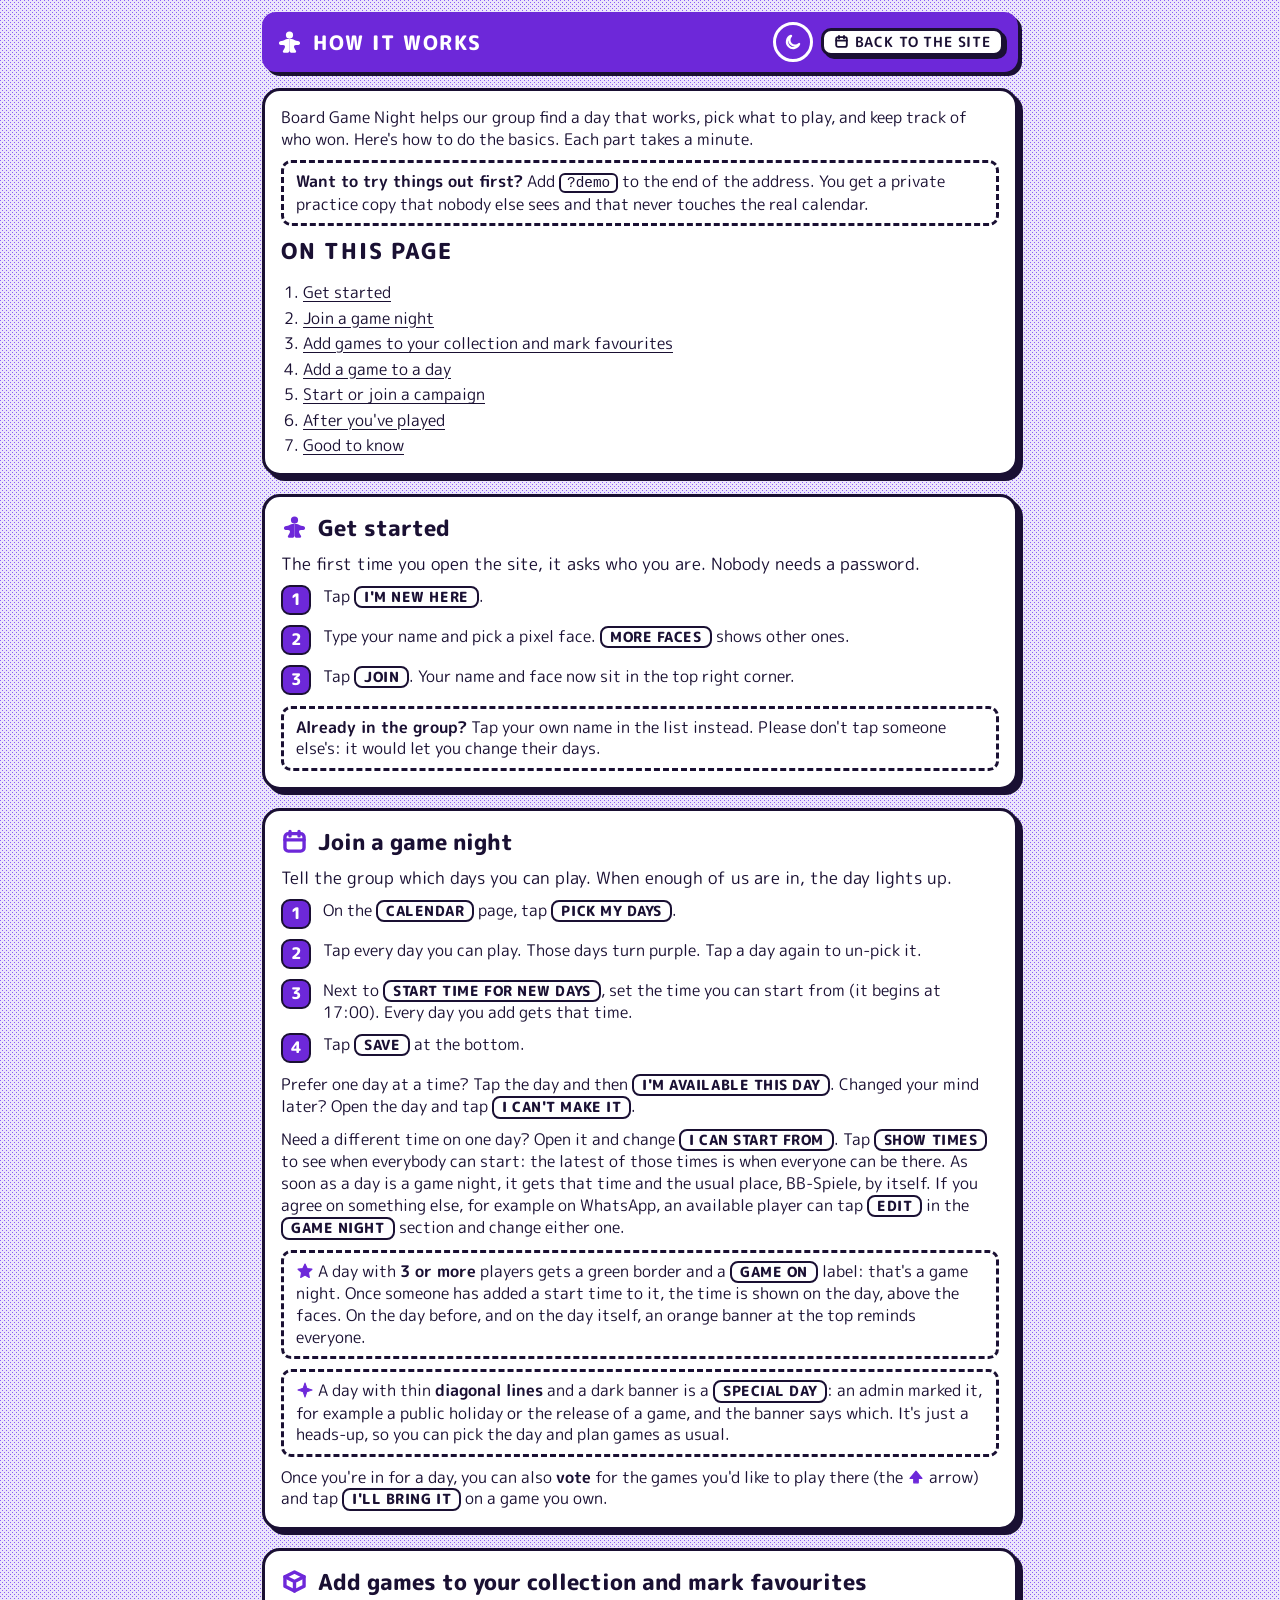
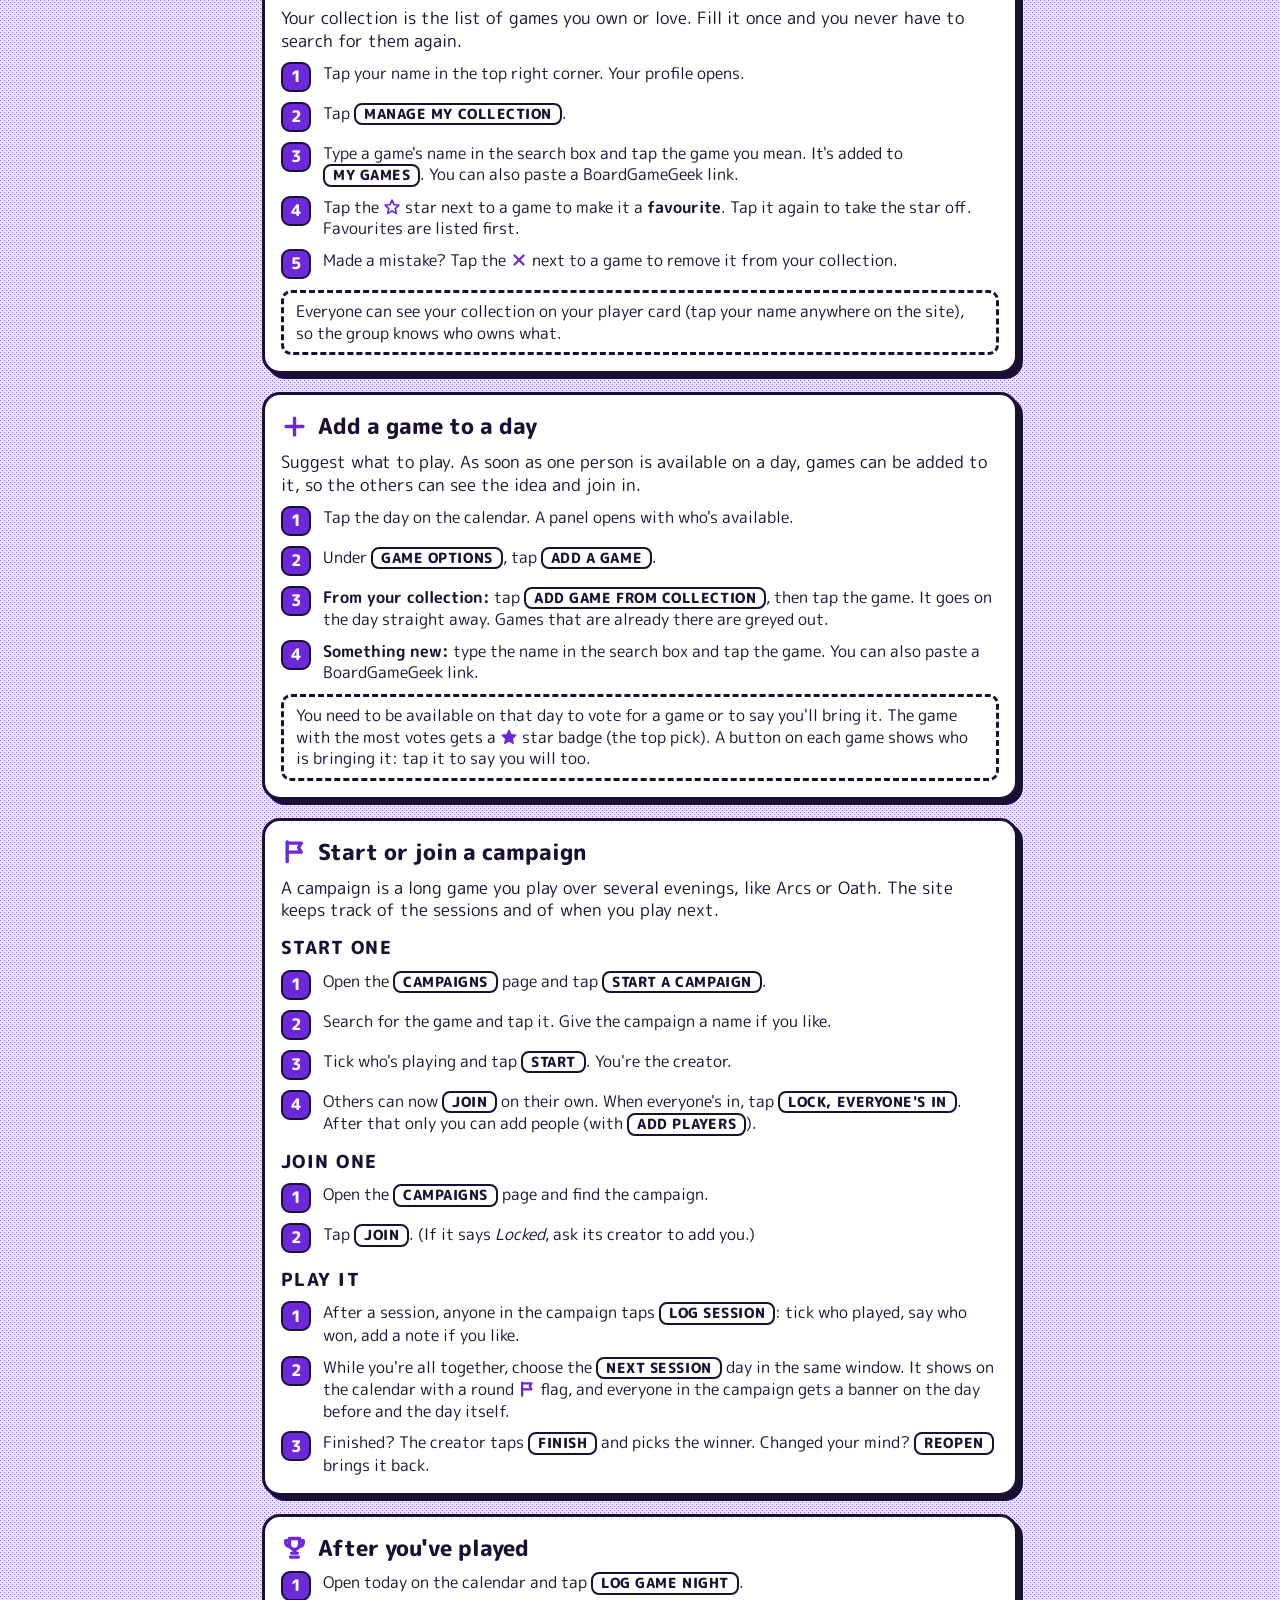
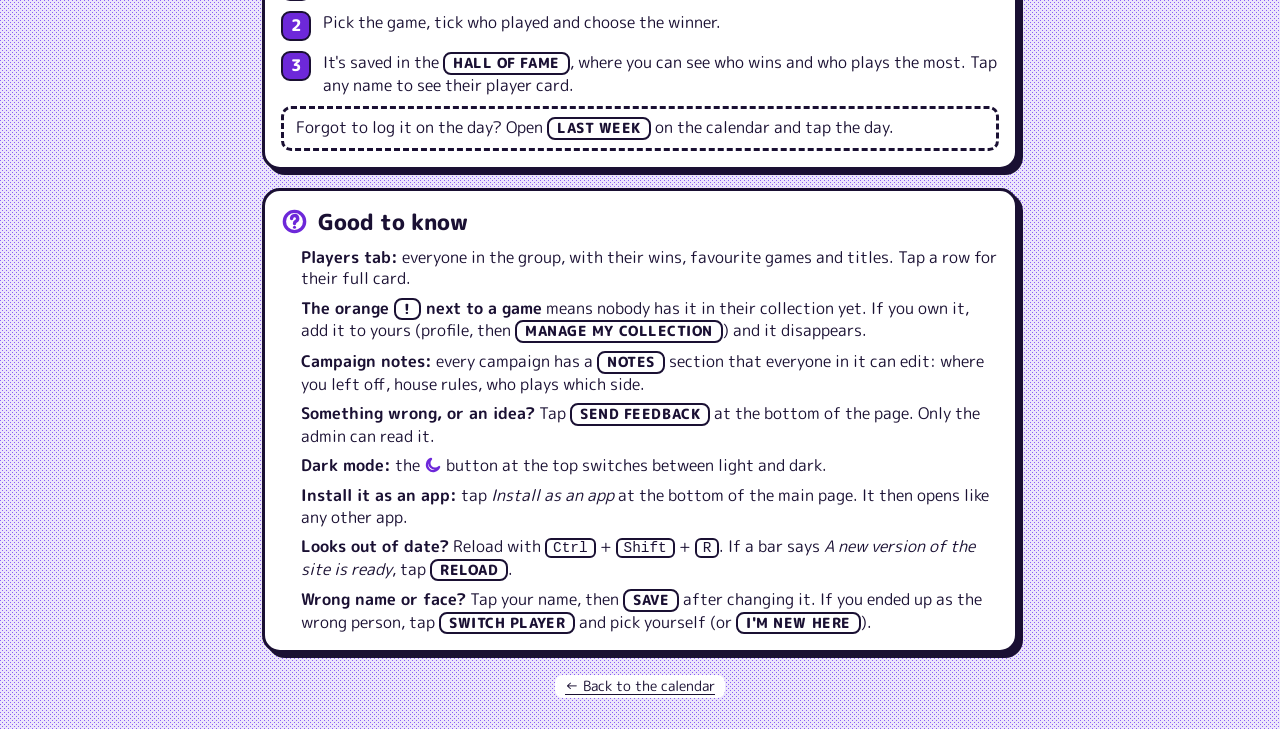
<file: help.html>
<!doctype html>
<html lang="en">
<head>
  <meta charset="utf-8">
  <meta name="viewport" content="width=device-width, initial-scale=1">
  <title>How it works · Board Game Night</title>
  <meta name="description" content="A short guide to Board Game Night: join a game night, build your game collection, add games to a day and start a campaign.">
  <meta name="theme-color" content="#6d28d9">
  <!-- Same light / dark theme as the main page, picked before the page paints. -->
  <script>
    (function () {
      var theme = null;
      try { theme = localStorage.getItem('bgn.theme'); } catch (e) { /* private mode */ }
      if (theme !== 'light' && theme !== 'dark') {
        theme = window.matchMedia && matchMedia('(prefers-color-scheme: dark)').matches ? 'dark' : 'light';
      }
      document.documentElement.setAttribute('data-theme', theme);
      document.documentElement.setAttribute('data-page', 'calendar');
    })();
  </script>
  <link rel="icon" href="data:,">
  <link rel="manifest" href="manifest.webmanifest">
  <link rel="apple-touch-icon" href="icons/apple-touch-icon.png">
  <link rel="preconnect" href="https://fonts.googleapis.com">
  <link rel="preconnect" href="https://fonts.gstatic.com" crossorigin>
  <link href="https://fonts.googleapis.com/css2?family=M+PLUS+Rounded+1c:wght@400;500;700;800&display=swap" rel="stylesheet">
  <link rel="stylesheet" href="css/style.css">
</head>
<body>
  <div class="app help-page">
    <header class="top">
      <h1 class="brand"><span class="brand-icon" id="brand-icon"></span><span>How it works</span></h1>
      <div class="top-right">
        <button type="button" id="theme-btn" class="theme-btn"></button>
        <a class="btn btn--small help-back" href="./"><span data-icon="calendar"></span> Back to the site</a>
      </div>
    </header>

    <main class="help">
      <section class="help-card help-intro">
        <p>Board Game Night helps our group find a day that works, pick what to play, and keep track of who won. Here's how to do the basics. Each part takes a minute.</p>
        <p class="help-tip"><strong>Want to try things out first?</strong> Add <code>?demo</code> to the end of the address. You get a private practice copy that nobody else sees and that never touches the real calendar.</p>
        <nav aria-label="On this page">
          <h2 class="h-small">On this page</h2>
          <ol class="help-toc">
            <li><a href="#start">Get started</a></li>
            <li><a href="#join">Join a game night</a></li>
            <li><a href="#collection">Add games to your collection and mark favourites</a></li>
            <li><a href="#add-game">Add a game to a day</a></li>
            <li><a href="#campaign">Start or join a campaign</a></li>
            <li><a href="#after">After you've played</a></li>
            <li><a href="#more">Good to know</a></li>
          </ol>
        </nav>
      </section>

      <section class="help-card" id="start">
        <h2><span class="help-ico" data-icon="meeple" data-size="3"></span> Get started</h2>
        <p class="help-lead">The first time you open the site, it asks who you are. Nobody needs a password.</p>
        <ol class="help-steps">
          <li>Tap <b class="ui">I'm new here</b>.</li>
          <li>Type your name and pick a pixel face. <b class="ui">More faces</b> shows other ones.</li>
          <li>Tap <b class="ui">Join</b>. Your name and face now sit in the top right corner.</li>
        </ol>
        <p class="help-tip"><strong>Already in the group?</strong> Tap your own name in the list instead. Please don't tap someone else's: it would let you change their days.</p>
      </section>

      <section class="help-card" id="join">
        <h2><span class="help-ico" data-icon="calendar" data-size="3"></span> Join a game night</h2>
        <p class="help-lead">Tell the group which days you can play. When enough of us are in, the day lights up.</p>
        <ol class="help-steps">
          <li>On the <b class="ui">Calendar</b> page, tap <b class="ui">Pick my days</b>.</li>
          <li>Tap every day you can play. Those days turn purple. Tap a day again to un-pick it.</li>
          <li>Next to <b class="ui">Start time for new days</b>, set the time you can start from (it begins at 17:00). Every day you add gets that time.</li>
          <li>Tap <b class="ui">Save</b> at the bottom.</li>
        </ol>
        <p>Prefer one day at a time? Tap the day and then <b class="ui">I'm available this day</b>. Changed your mind later? Open the day and tap <b class="ui">I can't make it</b>.</p>
        <p>Need a different time on one day? Open it and change <b class="ui">I can start from</b>. Tap <b class="ui">Show times</b> to see when everybody can start: the latest of those times is when everyone can be there. As soon as a day is a game night, it gets that time and the usual place, BB-Spiele, by itself. If you agree on something else, for example on WhatsApp, an available player can tap <b class="ui">Edit</b> in the <b class="ui">Game night</b> section and change either one.</p>
        <p class="help-tip"><span class="help-ico" data-icon="star"></span> A day with <strong>3 or more</strong> players gets a green border and a <b class="ui">Game on</b> label: that's a game night. Once someone has added a start time to it, the time is shown on the day, above the faces. On the day before, and on the day itself, an orange banner at the top reminds everyone.</p>
        <p class="help-tip"><span class="help-ico" data-icon="sparkle"></span> A day with thin <strong>diagonal lines</strong> and a dark banner is a <b class="ui">special day</b>: an admin marked it, for example a public holiday or the release of a game, and the banner says which. It's just a heads-up, so you can pick the day and plan games as usual.</p>
        <p>Once you're in for a day, you can also <strong>vote</strong> for the games you'd like to play there (the <span class="help-ico" data-icon="up"></span> arrow) and tap <b class="ui">I'll bring it</b> on a game you own.</p>
      </section>

      <section class="help-card" id="collection">
        <h2><span class="help-ico" data-icon="box" data-size="3"></span> Add games to your collection and mark favourites</h2>
        <p class="help-lead">Your collection is the list of games you own or love. Fill it once and you never have to search for them again.</p>
        <ol class="help-steps">
          <li>Tap your name in the top right corner. Your profile opens.</li>
          <li>Tap <b class="ui">Manage my collection</b>.</li>
          <li>Type a game's name in the search box and tap the game you mean. It's added to <b class="ui">My games</b>. You can also paste a BoardGameGeek link.</li>
          <li>Tap the <span class="help-ico" data-icon="staroutline"></span> star next to a game to make it a <strong>favourite</strong>. Tap it again to take the star off. Favourites are listed first.</li>
          <li>Made a mistake? Tap the <span class="help-ico" data-icon="x"></span> next to a game to remove it from your collection.</li>
        </ol>
        <p class="help-tip">Everyone can see your collection on your player card (tap your name anywhere on the site), so the group knows who owns what.</p>
      </section>

      <section class="help-card" id="add-game">
        <h2><span class="help-ico" data-icon="plus" data-size="3"></span> Add a game to a day</h2>
        <p class="help-lead">Suggest what to play. As soon as one person is available on a day, games can be added to it, so the others can see the idea and join in.</p>
        <ol class="help-steps">
          <li>Tap the day on the calendar. A panel opens with who's available.</li>
          <li>Under <b class="ui">Game options</b>, tap <b class="ui">Add a game</b>.</li>
          <li><strong>From your collection:</strong> tap <b class="ui">Add game from collection</b>, then tap the game. It goes on the day straight away. Games that are already there are greyed out.</li>
          <li><strong>Something new:</strong> type the name in the search box and tap the game. You can also paste a BoardGameGeek link.</li>
        </ol>
        <p class="help-tip">You need to be available on that day to vote for a game or to say you'll bring it. The game with the most votes gets a <span class="help-ico" data-icon="star"></span> star badge (the top pick). A button on each game shows who is bringing it: tap it to say you will too.</p>
      </section>

      <section class="help-card" id="campaign">
        <h2><span class="help-ico" data-icon="flag" data-size="3"></span> Start or join a campaign</h2>
        <p class="help-lead">A campaign is a long game you play over several evenings, like Arcs or Oath. The site keeps track of the sessions and of when you play next.</p>
        <h3 class="h-small">Start one</h3>
        <ol class="help-steps">
          <li>Open the <b class="ui">Campaigns</b> page and tap <b class="ui">Start a campaign</b>.</li>
          <li>Search for the game and tap it. Give the campaign a name if you like.</li>
          <li>Tick who's playing and tap <b class="ui">Start</b>. You're the creator.</li>
          <li>Others can now <b class="ui">Join</b> on their own. When everyone's in, tap <b class="ui">Lock, everyone's in</b>. After that only you can add people (with <b class="ui">Add players</b>).</li>
        </ol>
        <h3 class="h-small">Join one</h3>
        <ol class="help-steps">
          <li>Open the <b class="ui">Campaigns</b> page and find the campaign.</li>
          <li>Tap <b class="ui">Join</b>. (If it says <em>Locked</em>, ask its creator to add you.)</li>
        </ol>
        <h3 class="h-small">Play it</h3>
        <ol class="help-steps">
          <li>After a session, anyone in the campaign taps <b class="ui">Log session</b>: tick who played, say who won, add a note if you like.</li>
          <li>While you're all together, choose the <b class="ui">Next session</b> day in the same window. It shows on the calendar with a round <span class="help-ico" data-icon="flag"></span> flag, and everyone in the campaign gets a banner on the day before and the day itself.</li>
          <li>Finished? The creator taps <b class="ui">Finish</b> and picks the winner. Changed your mind? <b class="ui">Reopen</b> brings it back.</li>
        </ol>
      </section>

      <section class="help-card" id="after">
        <h2><span class="help-ico" data-icon="trophy" data-size="3"></span> After you've played</h2>
        <ol class="help-steps">
          <li>Open today on the calendar and tap <b class="ui">Log game night</b>.</li>
          <li>Pick the game, tick who played and choose the winner.</li>
          <li>It's saved in the <b class="ui">Hall of fame</b>, where you can see who wins and who plays the most. Tap any name to see their player card.</li>
        </ol>
        <p class="help-tip">Forgot to log it on the day? Open <b class="ui">Last week</b> on the calendar and tap the day.</p>
      </section>

      <section class="help-card" id="more">
        <h2><span class="help-ico" data-icon="help" data-size="3"></span> Good to know</h2>
        <ul class="help-list">
          <li><strong>Players tab:</strong> everyone in the group, with their wins, favourite games and titles. Tap a row for their full card.</li>
          <li><strong>The orange <b class="ui">!</b> next to a game</strong> means nobody has it in their collection yet. If you own it, add it to yours (profile, then <b class="ui">Manage my collection</b>) and it disappears.</li>
          <li><strong>Campaign notes:</strong> every campaign has a <b class="ui">Notes</b> section that everyone in it can edit: where you left off, house rules, who plays which side.</li>
          <li><strong>Something wrong, or an idea?</strong> Tap <b class="ui">Send feedback</b> at the bottom of the page. Only the admin can read it.</li>
          <li><strong>Dark mode:</strong> the <span class="help-ico" data-icon="moon"></span> button at the top switches between light and dark.</li>
          <li><strong>Install it as an app:</strong> tap <em>Install as an app</em> at the bottom of the main page. It then opens like any other app.</li>
          <li><strong>Looks out of date?</strong> Reload with <kbd>Ctrl</kbd> + <kbd>Shift</kbd> + <kbd>R</kbd>. If a bar says <em>A new version of the site is ready</em>, tap <b class="ui">Reload</b>.</li>
          <li><strong>Wrong name or face?</strong> Tap your name, then <b class="ui">Save</b> after changing it. If you ended up as the wrong person, tap <b class="ui">Switch player</b> and pick yourself (or <b class="ui">I'm new here</b>).</li>
        </ul>
      </section>
    </main>

    <footer class="foot">
      <p><a href="./">← Back to the calendar</a></p>
    </footer>
  </div>

  <script type="module" src="js/help.js"></script>
</body>
</html>
</file>
<file: css/style.css>
/* Board Game Night: a Playdate-flavoured look (dither patterns, hard shadows, chunky
   borders) in purple, with a light and a dark theme. Every colour comes from the
   tokens just below; change the palette there and nothing else needs touching. */

:root {
  color-scheme: light;

  --bg: #ece6fb;            /* page background */
  --paper: #ffffff;         /* cards, tiles, dialogs */
  --ink: #1a1033;           /* text */
  --line: #1a1033;          /* borders */
  --shadow: #1a1033;        /* hard drop shadows */
  --solid: #6d28d9;         /* purple fills: header, primary buttons, my days */
  --on-solid: #ffffff;      /* text on --solid */
  --go: #20c45a;            /* "game on": the one non-purple colour */
  --on-go: #06230f;         /* text on --go */
  --alert: #ff9f1c;         /* orange: the game-night reminder banner (same in both themes) */
  --on-alert: #2a1500;      /* text on --alert */
  --camp: #0f766e;          /* teal: campaigns, wherever they show up (the calendar included) */
  --on-camp: #ffffff;       /* text on --camp */
  /* Each player gets a pale tint built from their own hue (--h, set per player in JS).
     --pill-* sits behind a name, --plate-* behind a pixel face; the plate stays light in
     both themes so the dark sprite always reads. */
  --pill-s: 90%; --pill-l: 91%;
  --plate-s: 85%; --plate-l: 82%;
  --face-ink: #1a1033;

  --bw: 3px;                /* border width */
  --font: "M PLUS Rounded 1c", "Nunito", system-ui, -apple-system, "Segoe UI", Roboto, sans-serif;

  /* dither patterns: purple pixels on transparent (they read well on both themes) */
  --dots-light: url("data:image/svg+xml,%3Csvg xmlns='http://www.w3.org/2000/svg' width='4' height='4' fill='%238b5cf6'%3E%3Crect x='0' y='0' width='1' height='1'/%3E%3Crect x='2' y='2' width='1' height='1'/%3E%3C/svg%3E");
  --dots-mid: url("data:image/svg+xml,%3Csvg xmlns='http://www.w3.org/2000/svg' width='4' height='4' fill='%238b5cf6'%3E%3Crect x='0' y='0' width='1' height='1'/%3E%3Crect x='2' y='0' width='1' height='1'/%3E%3Crect x='0' y='2' width='1' height='1'/%3E%3Crect x='2' y='2' width='1' height='1'/%3E%3C/svg%3E");
}

:root[data-theme="dark"] {
  color-scheme: dark;

  --bg: #120a22;
  --paper: #1e1438;
  --ink: #efeaff;
  --line: #a78bfa;
  --shadow: #5b21b6;
  --solid: #7c3aed;
  --on-solid: #ffffff;
  --go: #34d27b;
  --camp: #14b8a6;
  --on-camp: #042f2e;
  --pill-s: 32%; --pill-l: 24%;
}

/* The hall of fame page wears gold and orange instead of purple. Everything that was purple
   (header, buttons, selected things, the dotted background) is built from these tokens, so
   switching page is just switching tokens (data-page is set on <html> by the app). */
:root[data-page="hall"] {
  --bg: #fdeccb;
  --paper: #fffaf0;
  --ink: #2a1500;
  --line: #2a1500;
  --shadow: #2a1500;
  --solid: #f5b21b;
  --on-solid: #2a1500;
  --pill-s: 90%; --pill-l: 91%;
  --dots-light: url("data:image/svg+xml,%3Csvg xmlns='http://www.w3.org/2000/svg' width='4' height='4' fill='%23f59e0b'%3E%3Crect x='0' y='0' width='1' height='1'/%3E%3Crect x='2' y='2' width='1' height='1'/%3E%3C/svg%3E");
  --dots-mid: url("data:image/svg+xml,%3Csvg xmlns='http://www.w3.org/2000/svg' width='4' height='4' fill='%23f59e0b'%3E%3Crect x='0' y='0' width='1' height='1'/%3E%3Crect x='2' y='0' width='1' height='1'/%3E%3Crect x='0' y='2' width='1' height='1'/%3E%3Crect x='2' y='2' width='1' height='1'/%3E%3C/svg%3E");
}

:root[data-theme="dark"][data-page="hall"] {
  --bg: #1c1207;
  --paper: #2b1b0a;
  --ink: #fff0d2;
  --line: #f5b21b;
  --shadow: #9a4a06;
  --solid: #f5b21b;
  --on-solid: #2a1500;
  --pill-s: 38%; --pill-l: 22%;
}

/* The Campaigns page is teal. */
:root[data-page="campaigns"] {
  --bg: #d9f3ee;
  --paper: #fbfffe;
  --ink: #05211d;
  --line: #05211d;
  --shadow: #05211d;
  --solid: #0f766e;
  --on-solid: #ffffff;
  --pill-s: 90%; --pill-l: 91%;
  --done-bg: #e3e8e6;       /* a finished campaign: a flat, desaturated tint */
  --done-fg: #3b4a47;
  --dots-light: url("data:image/svg+xml,%3Csvg xmlns='http://www.w3.org/2000/svg' width='4' height='4' fill='%2314b8a6'%3E%3Crect x='0' y='0' width='1' height='1'/%3E%3Crect x='2' y='2' width='1' height='1'/%3E%3C/svg%3E");
  --dots-mid: url("data:image/svg+xml,%3Csvg xmlns='http://www.w3.org/2000/svg' width='4' height='4' fill='%2314b8a6'%3E%3Crect x='0' y='0' width='1' height='1'/%3E%3Crect x='2' y='0' width='1' height='1'/%3E%3Crect x='0' y='2' width='1' height='1'/%3E%3Crect x='2' y='2' width='1' height='1'/%3E%3C/svg%3E");
}

:root[data-theme="dark"][data-page="campaigns"] {
  --bg: #061a19;
  --paper: #0c2a28;
  --ink: #dbfbf5;
  --line: #2dd4bf;
  --shadow: #0f766e;
  --solid: #14b8a6;
  --on-solid: #042f2e;
  --pill-s: 38%; --pill-l: 22%;
  --done-bg: #1a2321;
  --done-fg: #9db5b0;
}

*, *::before, *::after { box-sizing: border-box; }

html { -webkit-text-size-adjust: 100%; }

body {
  margin: 0;
  min-height: 100dvh;
  font-family: var(--font);
  font-size: 16px;
  line-height: 1.35;
  color: var(--ink);
  background: var(--bg) var(--dots-light);
  background-size: 4px 4px;
}

body.has-savebar { padding-bottom: 132px; }

[hidden] { display: none !important; }

button, input { font: inherit; color: inherit; }
button { cursor: pointer; }
button:disabled { cursor: not-allowed; opacity: .45; }
h1, h2, h3, p, ul { margin: 0; }
ul { padding: 0; list-style: none; }
a { color: inherit; }

:focus-visible { outline: 3px dashed var(--line); outline-offset: 3px; }

.sr-only {
  position: absolute; width: 1px; height: 1px; margin: -1px; padding: 0;
  overflow: hidden; clip: rect(0 0 0 0); white-space: nowrap; border: 0;
}

.ico { display: block; flex: none; }
.day-flag .ico, .icon-btn--small .ico, .day-log .ico, .day-campaign .ico, .campaign-tag .ico, .title-tag .ico { width: 15px; height: 15px; }
.muted { opacity: .7; }

/* ---------------------------------------------------------------- layout */

.app { max-width: 1000px; margin: 0 auto; padding: 12px 12px 32px; }

.top {
  display: flex; flex-wrap: wrap; align-items: center; justify-content: space-between; gap: 8px 12px;
  padding: 10px 14px;
  background: var(--solid); color: var(--on-solid);
  border-radius: 14px; box-shadow: 4px 4px 0 var(--shadow);
}
.brand {
  display: flex; align-items: center; gap: 10px;
  font-size: 20px; font-weight: 800; letter-spacing: .08em; text-transform: uppercase;
}
.top-right { display: flex; align-items: center; gap: 8px; margin-left: auto; }

.banner {
  margin-top: 14px; padding: 10px 14px;
  background: var(--paper);
  border: var(--bw) dashed var(--line); border-radius: 12px;
  display: flex; flex-wrap: wrap; align-items: center; gap: 8px 12px;
}

/* the two pages: Calendar and Hall of fame */
.tabs { display: flex; flex-wrap: wrap; gap: 8px; margin-top: 14px; }
.tab {
  display: inline-flex; align-items: center; gap: 8px; padding: 6px 14px;
  background: var(--paper); color: var(--ink);
  border: var(--bw) solid var(--line); border-radius: 11px; box-shadow: 3px 3px 0 var(--shadow);
  font-weight: 700; letter-spacing: .05em; text-transform: uppercase; text-decoration: none;
}
.tab[aria-current="page"] { background: var(--solid); color: var(--on-solid); }

/* "Game night tomorrow": orange, so it can't be mistaken for anything else on the page */
.reminder { display: grid; gap: 6px; margin-top: 12px; }
.reminder[hidden] { display: none; }
.reminder-item {
  display: flex; flex-wrap: wrap; align-items: center; gap: 2px 10px;
  padding: 5px 12px;
  background: var(--alert); color: var(--on-alert);
  border: 2px solid var(--on-alert); border-radius: 10px;
  box-shadow: 3px 3px 0 var(--shadow);
  font-size: 15px; line-height: 1.25;
}
.reminder-icon { display: grid; place-items: center; flex: none; }
.reminder-text { display: flex; flex: 1 1 200px; flex-wrap: wrap; align-items: baseline; gap: 0 8px; min-width: 0; margin: 0; }
.reminder-text strong { font-size: 15px; font-weight: 800; letter-spacing: .04em; text-transform: uppercase; }
.reminder-actions { display: flex; flex-wrap: wrap; align-items: center; gap: 4px 10px; }
.reminder-link {
  display: inline-flex; align-items: center; gap: 4px; padding: 0;
  background: none; border: 0; color: inherit;
  font-weight: 800; text-decoration: underline; text-underline-offset: 3px;
}
.reminder-link .ico { width: 14px; height: 14px; }
.reminder .btn {
  min-height: 0; padding: 0 9px; font-size: 13px; border-width: 2px;
  background: var(--on-alert); color: #fff; border-color: var(--on-alert);
  box-shadow: 2px 2px 0 rgb(0 0 0 / .3);
}

.board {
  margin-top: 16px; padding: 16px;
  background: var(--paper);
  border: var(--bw) solid var(--line); border-radius: 18px;
  box-shadow: 5px 5px 0 var(--shadow);
}
.board-head { display: flex; flex-wrap: wrap; align-items: baseline; gap: 4px 12px; }
.board-head h2 { font-size: 26px; font-weight: 800; text-transform: uppercase; letter-spacing: .06em; }
.range { opacity: .7; letter-spacing: .06em; }

.toolbar {
  display: flex; flex-wrap: wrap; align-items: center; justify-content: space-between; gap: 10px;
  margin-top: 12px; min-height: 46px;
}
.summary { display: flex; align-items: center; gap: 8px; }

.foot { margin-top: 22px; text-align: center; font-size: 14px; }
.foot a { text-underline-offset: 3px; }
.foot p + p { margin-top: 6px; }
/* loose text that sits on the dotted page background gets a solid backing */
.foot p {
  width: fit-content; margin-inline: auto; padding: 2px 10px;
  background: var(--paper); border-radius: 8px; opacity: 1;
}
.foot-admin:empty { display: none; }

.link-btn { padding: 0; background: none; border: 0; text-decoration: underline; text-underline-offset: 3px; }

/* --------------------------------------------------------------- buttons */

.btn {
  display: inline-flex; align-items: center; justify-content: center; gap: 8px;
  padding: 7px 16px;
  background: var(--paper); color: var(--ink);
  border: var(--bw) solid var(--line); border-radius: 10px;
  box-shadow: 3px 3px 0 var(--shadow);
  font-weight: 700; letter-spacing: .06em; text-transform: uppercase;
}
.btn:active:not(:disabled) { transform: translate(3px, 3px); box-shadow: none; }
.btn--solid { background: var(--solid); color: var(--on-solid); }
.btn--wide { width: 100%; }
.btn--small { padding: 2px 10px; font-size: 14px; }
a.btn { text-decoration: none; }

.icon-btn {
  display: grid; place-items: center; flex: none;
  width: 34px; height: 34px;
  background: var(--paper); color: var(--ink);
  border: var(--bw) solid var(--line); border-radius: 9px;
}
.icon-btn--small { width: 28px; height: 28px; border-radius: 8px; }

.theme-btn {
  display: grid; place-items: center; flex: none;
  width: 40px; height: 40px;
  background: transparent; color: var(--on-solid);
  border: var(--bw) solid var(--on-solid); border-radius: 999px;
}
.theme-btn:focus-visible, .chip:focus-visible { outline-color: var(--on-solid); }

.chip {
  display: inline-flex; align-items: center; gap: 8px;
  padding: 3px 14px 3px 3px;
  background: hsl(var(--h, 260) var(--pill-s) var(--pill-l)); color: var(--ink);
  border: var(--bw) solid var(--paper); border-radius: 11px;
  font-weight: 700;
}
.chip-name { max-width: 14ch; overflow: hidden; text-overflow: ellipsis; white-space: nowrap; }

#me-slot { display: flex; align-items: center; gap: 8px; }
.tag {
  padding: 0 8px;
  border: 2px solid currentColor; border-radius: 7px;
  font-size: 13px; font-weight: 800; letter-spacing: .08em; text-transform: uppercase;
}

/* ---------------------------------------------------------------- avatar */

.av {
  display: inline-block; flex: none;
  width: var(--s, 24px); height: var(--s, 24px);
  padding: calc(var(--s, 24px) * .12);
  background: hsl(var(--h, 260) var(--plate-s) var(--plate-l)); color: var(--face-ink);
  border: 2px solid var(--face-ink); border-radius: calc(var(--s, 24px) * .18);   /* squarer, so the sprite's corners don't touch the curve */
}
.av svg { display: block; width: 100%; height: 100%; }

/* -------------------------------------------------------------- calendar */

.calendar { display: grid; gap: 12px; margin-top: 8px; padding: 6px; }
.loading { padding: 40px 0; text-align: center; text-transform: uppercase; letter-spacing: .1em; animation: blink 1s steps(2, jump-none) infinite; }
@keyframes blink { 50% { opacity: .2; } }

/* Phone: one row per day. */
.day {
  position: relative;
  display: flex; align-items: center; gap: 12px;
  width: 100%; min-height: 66px; padding: 8px 12px;
  text-align: left;
  background: var(--paper); color: var(--ink);
  border: var(--bw) solid var(--line); border-radius: 14px;
}
.day.is-weekend { background-image: var(--dots-light); background-size: 4px 4px; }

/* "I'm available" = solid purple */
.day.is-mine { background: var(--solid); color: var(--on-solid); background-image: none; }

/* enough players (MIN_PLAYERS) = green double ring (+ a "Game on" tag, so it isn't colour alone) */
.day.is-go {
  border-color: var(--go);
  box-shadow: 0 0 0 3px var(--paper), 0 0 0 6px var(--go);
}

/* unsaved change while picking */
.day.is-changed { border-style: dashed; }

.day-date { display: grid; justify-items: center; min-width: 50px; line-height: 1.05; }
.day-dow { font-size: 13px; letter-spacing: .1em; }
.day-num { font-size: 30px; font-weight: 800; }
.day-sub { min-height: 1em; font-size: 12px; letter-spacing: .08em; text-transform: uppercase; }

/* the middle of a day: the start time (a game night that has one) above the faces */
.day-mid { flex: 1; display: flex; flex-direction: column; justify-content: center; gap: 4px; min-width: 0; }
.day-time { display: inline-flex; align-items: center; gap: 5px; font-size: 16px; font-weight: 800; letter-spacing: .02em; }
.day-time .ico { width: 15px; height: 15px; }
.day-people { display: flex; flex-wrap: wrap; gap: 4px; align-content: center; min-height: 26px; }

.day-status { display: flex; flex-direction: column; align-items: flex-end; gap: 6px; }
.day-count {
  padding: 1px 8px;
  background: var(--paper); color: var(--ink);   /* stays readable on the weekend dither */
  border: 2px solid var(--line); border-radius: 8px;
  font-size: 14px; white-space: nowrap;
}
.day.is-mine .day-count { background: transparent; color: var(--on-solid); border-color: var(--on-solid); }
.day.is-empty .day-count { opacity: .5; border-style: dotted; }

.day-flag {
  display: inline-flex; align-items: center; gap: 6px;
  padding: 1px 8px 1px 6px;
  background: var(--go); color: var(--on-go);
  border: 2px solid var(--line); border-radius: 8px;
  font-size: 13px; font-weight: 800; letter-spacing: .06em; text-transform: uppercase; white-space: nowrap;
}
.day.is-mine .day-flag { border-color: var(--on-solid); }

.day-check {
  display: grid; place-items: center; flex: none;
  width: 26px; height: 26px;
  border: var(--bw) solid currentColor; border-radius: 7px;
}

/* A special day (an admin's note: a public holiday, a game's release...): thin diagonal lines, and the note as a
   small banner. On the phone it is a strip along the top of the row. */
.day.is-special {
  flex-wrap: wrap; row-gap: 8px;
  background-image: repeating-linear-gradient(135deg, transparent 0 7px, rgba(26, 16, 51, .32) 7px 8px);
  background-size: auto;
}
:root[data-theme="dark"] .day.is-special { background-image: repeating-linear-gradient(135deg, transparent 0 7px, rgba(167, 139, 250, .42) 7px 8px); }
.day.is-special.is-mine,
:root[data-theme="dark"] .day.is-special.is-mine { background-image: repeating-linear-gradient(135deg, transparent 0 7px, rgba(255, 255, 255, .34) 7px 8px); }
.day-note {
  order: -1; flex: 0 0 100%; box-sizing: border-box; min-width: 0;
  display: flex; align-items: flex-start; gap: 5px;
  padding: 2px 8px 2px 6px; border-radius: 6px;
  background: var(--ink); color: var(--paper);
  font-size: 12px; font-weight: 800; letter-spacing: .02em; line-height: 1.25; text-align: left;
}
.day-note .ico { flex: none; width: 13px; height: 13px; margin-top: 1px; }
.day-note span { min-width: 0; overflow-wrap: anywhere; }

.legend {
  display: flex; flex-wrap: wrap; gap: 6px 18px; margin-top: 14px;
  font-size: 14px;
}
.legend li { display: flex; align-items: center; gap: 8px; }
.swatch { width: 18px; height: 18px; border: 2px solid var(--line); border-radius: 5px; background: var(--paper); }
.swatch--mine { background: var(--solid); }
.swatch--go { border-color: var(--go); box-shadow: 0 0 0 2px var(--paper), 0 0 0 4px var(--go); margin: 2px 4px 2px 2px; }
.swatch--weekend { background-image: var(--dots-light); background-size: 4px 4px; }
.swatch--special { background-image: repeating-linear-gradient(135deg, transparent 0 3px, var(--line) 3px 4px); }

/* Small phones: a little less padding so each day row has room to breathe. */
@media (max-width: 759px) {
  .board { padding: 12px; }
  .calendar { padding: 6px 4px; }
  .brand { font-size: 17px; }
}

/* Tablet, or a laptop window with display scaling on: the rows of the phone layout, two across.
   (A 7-wide grid needs about 1080px; in a narrower window each day is too small for its tags.) */
@media (min-width: 760px) and (max-width: 1079px) {
  .calendar { grid-template-columns: repeat(2, minmax(0, 1fr)); gap: 12px; padding: 8px; }
}

/* Desktop: a 7-wide grid of tiles, two weeks tall. */
@media (min-width: 1080px) {
  .calendar { grid-template-columns: repeat(7, minmax(0, 1fr)); gap: 14px; padding: 8px; }
  .day {
    flex-direction: column; align-items: stretch; gap: 8px;
    min-height: 168px; padding: 10px;
  }
  .day-date { justify-items: start; order: -1; }
  .day.is-special { flex-wrap: nowrap; }
  /* under the date, so the dates of a row stay lined up; edge to edge across the tile for more room */
  .day-note { order: 0; flex: none; margin: 0 -7px; padding: 2px 7px; border-radius: 0; font-size: 11px; letter-spacing: 0; }
  .day-mid { justify-content: flex-start; }
  .day-people { flex: 1; align-content: flex-start; }
  .day-status { flex-direction: row; flex-wrap: wrap; align-items: center; justify-content: space-between; }
  .day .day-flag { order: 3; width: 100%; justify-content: center; }
  /* "Not logged" is wider than a tile's inside: let it wrap onto two lines instead of poking out */
  .day .day-log {
    order: 3; width: 100%; box-sizing: border-box; justify-content: center; text-align: center;
    white-space: normal; line-height: 1.15; padding: 2px 4px; gap: 4px; font-size: 12px; letter-spacing: .03em;
  }
  .day-check { position: absolute; top: 8px; right: 8px; }
}

.h-small { font-size: 18px; font-weight: 800; text-transform: uppercase; letter-spacing: .08em; }
.count {
  display: inline-block; min-width: 1.6em; margin-left: 6px; padding: 0 6px;
  background: var(--solid); color: var(--on-solid); border-radius: 7px; text-align: center; font-size: .85em;
}

/* -------------------------------------------------------------- save bar */

.savebar {
  position: fixed; left: 50%; bottom: 14px; z-index: 5; transform: translateX(-50%);
  display: flex; align-items: center; gap: 10px;
  width: min(560px, calc(100vw - 24px)); padding: 10px 12px;
  background: var(--paper);
  border: var(--bw) solid var(--line); border-radius: 14px; box-shadow: 4px 4px 0 var(--shadow);
}
.savebar[hidden] { display: none; }
.savebar-text { flex: 1; font-weight: 700; text-transform: uppercase; letter-spacing: .06em; font-size: 15px; }

/* "Start time for new days": the time the days being added get (a player's own start time, see .my-time).
   It takes the first line of the bar; the count and the buttons share the second. */
.savebar { flex-wrap: wrap; }
.savebar-time { flex: 1 0 100%; display: flex; align-items: center; justify-content: space-between; gap: 10px; font-size: 14px; font-weight: 700; }
.savebar-time input[type="time"] { flex: none; width: 9.5em; padding: 4px 10px; }

/* ---------------------------------------------------------------- dialog */

.sheet {
  width: min(560px, calc(100vw - 24px)); max-height: calc(100dvh - 24px);
  margin: auto; padding: 0;
  color: var(--ink); background: var(--paper);
  border: var(--bw) solid var(--line); border-radius: 18px; box-shadow: 6px 6px 0 var(--shadow);
  overflow: hidden;
}
.sheet[open] { display: flex; flex-direction: column; }
/* longhands, so a browser that can't pass custom properties to ::backdrop still dims the page */
.sheet::backdrop { background-color: rgb(236 230 251 / .78); background-image: var(--dots-mid); background-size: 4px 4px; }
:root[data-theme="dark"] .sheet::backdrop { background-color: rgb(8 4 20 / .76); }
:root[data-page="hall"] .sheet::backdrop { background-color: rgb(253 236 203 / .8); }
:root[data-theme="dark"][data-page="hall"] .sheet::backdrop { background-color: rgb(20 11 2 / .78); }
:root[data-page="campaigns"] .sheet::backdrop { background-color: rgb(217 243 238 / .8); }
:root[data-theme="dark"][data-page="campaigns"] .sheet::backdrop { background-color: rgb(3 18 17 / .78); }

.sheet-head {
  display: flex; align-items: center; justify-content: space-between; gap: 12px;
  padding: 10px 12px 10px 16px;
  background: var(--solid); color: var(--on-solid);
}
.sheet-head h2 { display: flex; flex-wrap: wrap; align-items: center; gap: 6px 12px; font-size: 20px; font-weight: 800; letter-spacing: .06em; text-transform: uppercase; }
.sheet-head .icon-btn { background: var(--on-solid); color: var(--solid); border-color: var(--on-solid); }
.sheet-head .day-flag { border-color: var(--on-solid); }

.sheet-body { display: grid; gap: 16px; padding: 16px; overflow: auto; }
.block { display: grid; gap: 10px; }

.people { display: flex; flex-wrap: wrap; gap: 8px; }
.people li {
  display: inline-flex; align-items: center; gap: 8px; padding: 3px 12px 3px 3px;
  background: hsl(var(--h, 260) var(--pill-s) var(--pill-l));
  border: var(--bw) solid var(--line); border-radius: 11px;
}
.people em { font-style: normal; opacity: .6; }
/* who is available with "Show times": the time each can start from, under the name */
.pill-text { display: grid; line-height: 1.2; }
.pill-time { font-size: 13px; font-weight: 600; opacity: .8; }
.times-sum { margin: 0; }
/* the player's own start time on a day */
.my-time { display: flex; align-items: center; gap: 10px; font-weight: 700; }
.my-time input[type="time"] { flex: none; width: 9.5em; padding: 5px 10px; }
.block > .btn { justify-self: start; }

.head-row { display: flex; align-items: center; justify-content: space-between; gap: 10px; }
.head-row .fold-head { flex: 1; width: auto; }
/* the "?" beside a heading: the same height and look as the bar next to it */
.head-row .help-btn {
  display: grid; place-items: center; flex: none; align-self: stretch;
  width: 46px; min-height: 42px; padding: 0;
  background: var(--paper); color: var(--ink);
  border: var(--bw) solid var(--line); border-radius: 10px;
  font-size: 22px; font-weight: 800; line-height: 1;
}
@media (hover: hover) { .head-row .help-btn:hover { background: var(--solid); color: var(--on-solid); } }
.head-row .fold-head[aria-expanded="false"] > .ico { transform: rotate(-90deg); }

/* One game on a day's list (an experiment: git checkout css/style.css js/app.js goes back to the
   committed version). A star badge (the top pick) sits above the vote button on the left; the
   name and the face and name of whoever added it share the first line; who voted and who is
   bringing it are on the second; the remove button, as tall as the vote button, is on the right. */
.games { display: grid; gap: 8px; }
.game {
  display: grid; grid-template-columns: 46px minmax(0, 1fr) auto;
  grid-template-areas: "badge head head" "vote meta remove";
  align-items: center; column-gap: 10px; row-gap: 4px;
  padding: 8px 10px;
  border: var(--bw) solid var(--line); border-radius: 12px;
}
.game.is-top { border-color: var(--solid); box-shadow: 0 0 0 2px var(--paper), 0 0 0 4px var(--solid); }
.game-badge {
  grid-area: badge; display: grid; place-items: center; height: 26px;
  background: var(--solid); color: var(--on-solid); border-radius: 8px;
}
.game-badge:empty { display: none; }
.game-badge .ico { width: 16px; height: 16px; }
.game-link { display: inline-flex; align-items: center; flex-wrap: wrap; gap: 4px 8px; text-decoration: none; font-weight: 700; }
/* the name and who added it stay on one line: a long name is cut short with an ellipsis (the full
   name is the link's tooltip), so it never pushes the adder or the rest of the row around */
.game-head { grid-area: head; display: flex; align-items: center; justify-content: space-between; gap: 10px; min-width: 0; }
.game-left { display: flex; align-items: center; gap: 6px; flex: 1 1 auto; min-width: 0; }
.game-title { flex: 0 1 auto; flex-wrap: nowrap; min-width: 0; }
.game-title .game-name { min-width: 0; overflow: hidden; text-overflow: ellipsis; white-space: nowrap; }
.game-name { font-size: 19px; }
.game-year { opacity: .6; font-weight: 400; }
.game-by { display: inline-flex; flex: none; align-items: center; gap: 6px; font-size: 14px; white-space: nowrap; opacity: .85; }
.game-meta { grid-area: meta; display: grid; justify-items: start; gap: 4px; min-width: 0; }
.game-voters { display: inline-flex; flex-wrap: wrap; gap: 3px; }
.game > .icon-btn { grid-area: remove; align-self: stretch; width: 46px; height: auto; min-height: 52px; }   /* as tall as the vote button */

/* voting: tap to vote for a game, tap again to take it back */
.vote {
  grid-area: vote; align-self: stretch;
  display: flex; flex-direction: column; align-items: center; justify-content: center;
  width: 46px; min-height: 52px; padding: 4px 0;
  background: var(--paper); color: var(--ink);
  border: var(--bw) solid var(--line); border-radius: 10px;
  font-weight: 800; line-height: 1.1;
}
.vote.is-on { background: var(--solid); color: var(--on-solid); }
.vote.is-locked { opacity: .5; cursor: not-allowed; }   /* not available this day, so no vote */

/* "I'll bring it" / "Mia is bringing it": one button, filled when you're bringing it too */
.bring {
  display: inline-flex; align-items: center; gap: 6px; padding: 2px 10px 2px 8px;
  background: var(--paper); color: var(--ink);
  border: 2px solid var(--line); border-radius: 8px;
  font-size: 14px; font-weight: 700; text-align: left;
}
.bring .ico { width: 16px; height: 16px; flex: none; }
.bring.is-on { background: var(--solid); color: var(--on-solid); }
.bring.is-others { background: color-mix(in srgb, var(--solid) 16%, var(--paper)); border-color: var(--solid); }
.bring.is-locked { opacity: .5; cursor: not-allowed; }   /* not available this day, so no bringing */

/* where and when, plus the buttons under it */
.details { display: grid; gap: 6px; }
.details li { display: flex; align-items: center; gap: 10px; font-weight: 700; }
.actions { display: flex; flex-wrap: wrap; gap: 10px; }

/* toggle buttons in the "Log game night" popup */
.choices { display: flex; flex-wrap: wrap; gap: 8px; }
.choice {
  display: inline-flex; align-items: center; gap: 8px; padding: 6px 12px;
  background: var(--paper); color: var(--ink); text-align: left;
  border: var(--bw) dashed var(--line); border-radius: 11px;
  font-weight: 700;
}
.choice em { font-style: normal; font-weight: 400; opacity: .6; }
.choice--player { padding-left: 4px; background: hsl(var(--h, 260) var(--pill-s) var(--pill-l)); }
.choice[aria-pressed="true"] { background: var(--solid); color: var(--on-solid); border-style: solid; }
.log-picked { margin: 0; }
.tips { list-style: disc; padding-left: 1.3em; display: grid; gap: 8px; }

/* a player, as a tinted pill (the hall of fame) */
.pill {
  display: inline-flex; align-items: center; gap: 8px; padding: 3px 12px 3px 3px;
  background: hsl(var(--h, 260) var(--pill-s) var(--pill-l));
  border: var(--bw) solid var(--line); border-radius: 11px;
  font-weight: 700;
}
.pill em { font-style: normal; font-weight: 400; opacity: .6; }
.pill.is-gone { padding: 3px 12px; background: var(--paper); border-style: dashed; opacity: .75; }   /* has left the group */

/* hall of fame page */
.hall .board-head h2, .campaigns .board-head h2 { display: flex; align-items: center; gap: 10px; }
.hall .board-head h2 .ico, .campaigns .board-head h2 .ico { width: 30px; height: 30px; color: var(--alert); }
.campaigns .board-head h2 .ico { color: var(--solid); }
.rankings { display: grid; gap: 14px; margin-top: 14px; align-items: start; }
.ranking { display: grid; gap: 8px; margin: 0; padding: 0; list-style: none; }
.rank-row { display: flex; flex-wrap: wrap; align-items: center; gap: 8px 10px; }
.rank {
  display: grid; place-items: center; flex: none; width: 34px; height: 34px;
  background: var(--paper); border: var(--bw) solid var(--line); border-radius: 9px;
  font-weight: 800;
}
.rank-row.is-first .rank { background: var(--solid); color: var(--on-solid); }
.score { margin-left: auto; white-space: nowrap; }
.score strong { font-size: 20px; font-weight: 800; }
/* collapsible lists */
.fold { display: grid; gap: 10px; align-content: start; }
.rankings + .fold { margin-top: 18px; }
.fold-head {
  display: flex; align-items: center; justify-content: space-between; gap: 10px; width: 100%;
  padding: 6px 12px; text-align: left;
  background: var(--paper); color: var(--ink);
  border: var(--bw) solid var(--line); border-radius: 10px;
}
.fold-head .ico { transition: transform .15s; }
.fold.is-collapsed .fold-head .ico { transform: rotate(-90deg); }
.fold-note { margin: 0; font-size: 14px; }
.plays { display: grid; gap: 10px; }
.play { display: grid; gap: 6px; padding: 10px 12px; border: var(--bw) solid var(--line); border-radius: 12px; }
.play-head { display: flex; align-items: center; justify-content: space-between; gap: 8px; }
.play-date { font-size: 14px; letter-spacing: .05em; text-transform: uppercase; opacity: .75; }
.play-line { display: flex; flex-wrap: wrap; align-items: center; gap: 6px 10px; }
.play-label { min-width: 78px; font-size: 13px; letter-spacing: .06em; text-transform: uppercase; opacity: .7; }
.play-faces { display: inline-flex; flex-wrap: wrap; gap: 3px; }
.hall-empty { display: grid; justify-items: center; gap: 12px; padding: 36px 12px; text-align: center; }
.hall-empty .ico { color: var(--alert); }

@media (min-width: 760px) {
  .rankings { grid-template-columns: 1fr 1fr; gap: 28px; }
}
@media (max-width: 420px) {
  .tab { padding: 6px 11px; font-size: 15px; }
}

#dp-add-form { display: grid; gap: 10px; }
#dp-add-form[hidden] { display: none; }
input[type="search"], input[type="text"], input[type="time"], input:not([type]) {
  width: 100%; padding: 9px 12px;
  background: var(--paper);
  border: var(--bw) solid var(--line); border-radius: 10px;
}
select {
  width: 100%; padding: 9px 12px;
  font: inherit; color: var(--ink); background: var(--paper);
  border: var(--bw) solid var(--line); border-radius: 10px;
}
select:focus-visible { outline-offset: 2px; }
.field > small { font-size: 14px; }
input::placeholder { color: var(--ink); opacity: .5; }
input:focus-visible { outline-offset: 2px; }
input[type="search"] { -webkit-appearance: none; appearance: none; }
input[type="search"]::-webkit-search-cancel-button { -webkit-appearance: none; display: none; }
#dp-add-form .btn { justify-self: start; }

.results { display: grid; gap: 6px; }
.results .muted { padding: 4px 2px; }
.result {
  display: flex; align-items: center; gap: 10px; width: 100%; padding: 7px 10px;
  text-align: left; text-decoration: none;
  background: var(--paper); color: var(--ink);
  border: var(--bw) solid var(--line); border-radius: 10px;
}
.result-name { flex: 1; font-weight: 700; }
.result-meta { opacity: .7; font-size: 14px; }
.result--link { border-style: dashed; }
/* my collection: the games I own or love, with a star on the favourites */
.result.is-on { border-style: dotted; opacity: .7; }
.fav-btn {
  display: grid; place-items: center; flex: none; width: 34px; height: 34px; padding: 0;
  background: none; border: 0; border-radius: 9px; color: var(--ink); opacity: .55;
}
.fav-btn .ico { width: 20px; height: 20px; }
.fav-btn.is-on { color: #d99a00; opacity: 1; }
@media (hover: hover) { .fav-btn:hover { opacity: 1; background: var(--paper); } }
.mygames, .coll-list { display: grid; gap: 6px; margin: 0; padding: 0; list-style: none; }
.mygames li, .coll-row {
  display: flex; align-items: center; gap: 6px;
  padding: 3px 6px 3px 3px; border: var(--bw) solid var(--line); border-radius: 10px;
}
.mygames .game-link { flex: 1; min-width: 0; }
.coll-row.is-there { border-style: dotted; opacity: .7; }
.coll-add {
  display: flex; flex: 1; align-items: center; gap: 8px; min-width: 0; padding: 4px 6px;
  background: none; border: 0; border-radius: 8px; color: inherit; font-weight: 700; text-align: left;
}
.coll-name { flex: 1; min-width: 0; }
.coll-add .game-year { font-weight: 400; opacity: .7; }
@media (hover: hover) { button.coll-add:hover { background: var(--solid); color: var(--on-solid); } }

/* who are you */
.pick-list { display: grid; gap: 8px; }
.person-btn {
  display: flex; align-items: center; gap: 12px; width: 100%; padding: 5px 12px 5px 5px;
  font-weight: 700; text-align: left;
  background: hsl(var(--h, 260) var(--pill-s) var(--pill-l)); color: var(--ink);
  border: var(--bw) solid var(--line); border-radius: 12px;
}
.person-btn.is-me { border-style: dashed; }

.field { display: grid; gap: 6px; margin: 0; padding: 0; border: 0; min-width: 0; }
.field > span, .field > legend { padding: 0; font-weight: 700; text-transform: uppercase; letter-spacing: .06em; font-size: 14px; }
.cands { display: grid; grid-template-columns: repeat(4, 1fr); gap: 8px; margin: 4px 0 8px; }
.cand {
  display: grid; place-items: center; padding: 6px;
  background: var(--paper);
  border: var(--bw) solid var(--line); border-radius: 12px;
}
.cand.is-sel { background: var(--solid); border-color: var(--solid); box-shadow: 0 0 0 3px var(--paper), 0 0 0 6px var(--solid); }
.field .btn { justify-self: start; }

.row { display: flex; flex-wrap: wrap; justify-content: flex-end; gap: 10px; }
.error { padding: 8px 12px; border: var(--bw) dashed var(--line); border-radius: 10px; }

/* admin set-up dialog */
.uid {
  display: block; padding: 8px 10px;
  border: var(--bw) dashed var(--line); border-radius: 10px;
  font-family: ui-monospace, "Cascadia Mono", Consolas, monospace; word-break: break-all; user-select: all;
}
.sheet-body > .btn { justify-self: start; }
.steps { margin: 0; padding-left: 1.4em; display: grid; gap: 6px; }
.steps code { padding: 0 4px; border: 2px solid var(--line); border-radius: 5px; }

/* ----------------------------------------------------------------- toast */

#toast {
  position: fixed; inset: auto auto 22px 50%; margin: 0; transform: translateX(-50%);
  max-width: calc(100vw - 24px); padding: 10px 18px; overflow: visible;
  background: var(--solid); color: var(--on-solid);
  border: var(--bw) solid var(--on-solid); border-radius: 12px; box-shadow: 0 0 0 3px var(--solid);
  font-weight: 700; letter-spacing: .04em; text-align: center;
}
#toast:not(.show) { display: none; }

/* ----------------------------------------------------------------- hover
   Only for devices with a real pointer; on phones a "stuck" hover after a tap
   would make a tile look selected when it isn't. */

@media (hover: hover) {
  .btn:hover:not(:disabled) { background: var(--solid); color: var(--on-solid); }
  .btn--solid:hover:not(:disabled) { background: var(--paper); color: var(--ink); }
  .icon-btn:hover { background: var(--solid); color: var(--on-solid); }
  .sheet-head .icon-btn:hover { background: transparent; color: var(--on-solid); }
  .theme-btn:hover { background: var(--on-solid); color: var(--solid); }
  .chip:hover { background: var(--on-solid); color: var(--solid); border-color: var(--on-solid); }
  .result:hover, .person-btn:hover, .cand:hover { background: var(--solid); color: var(--on-solid); }
  .game-link:hover .game-name { text-decoration: underline; text-underline-offset: 3px; }
  .reminder .btn:hover:not(:disabled) { background: transparent; color: var(--on-alert); }
  .vote:not(.is-locked):hover { background: var(--solid); color: var(--on-solid); }
  .vote.is-on:hover { background: var(--paper); color: var(--ink); }
  .bring:not(.is-locked):hover { background: var(--solid); color: var(--on-solid); }
  .bring.is-on:hover { background: var(--paper); color: var(--ink); }
  .tab:not([aria-current]):hover, .choice:not([aria-pressed="true"]):hover, .fold-head:hover { background: var(--solid); color: var(--on-solid); }

  /* day tiles: a dashed halo, so hover never looks like "selected" */
  .day:hover { outline: 3px dashed var(--line); outline-offset: 4px; }
  .day.is-go:hover { outline-offset: 9px; }
}

@media (prefers-reduced-motion: reduce) {
  * { animation: none !important; transition: none !important; }
}

/* ---------------------------------------------------------------- last week */

.lastweek { margin-top: 8px; }
.lastweek:empty { display: none; }
.lastweek .calendar { margin-top: 0; }
.day.is-past { opacity: .8; }
.day-log {
  display: inline-flex; align-items: center; gap: 6px; padding: 1px 8px 1px 6px;
  border: 2px solid currentColor; border-radius: 8px;
  font-size: 13px; font-weight: 800; letter-spacing: .05em; text-transform: uppercase; white-space: nowrap;
}
.day-log.is-todo { background: var(--alert); color: var(--on-alert); border-color: var(--on-alert); }
.day-campaign {
  display: inline-flex; align-items: center; gap: 6px; padding: 1px 8px 1px 6px;
  border: 2px dashed currentColor; border-radius: 8px; font-size: 13px; font-weight: 700;
}
/* a session of a campaign I'm in: a round teal badge with a flag, pinned over the day's top-left
   corner (the top-right is where the tick box sits while picking days). The paper-coloured ring
   and the dark outer ring keep it readable on white days, on my purple days and in the dark theme. */
.day-badge {
  position: absolute; z-index: 1; top: -15px; left: -15px;
  display: grid; place-items: center; width: 34px; height: 34px;
  background: var(--camp); color: var(--on-camp);
  border: 3px solid var(--paper); border-radius: 50%;
  box-shadow: 0 0 0 2px var(--line);
  pointer-events: none;
}
.day-badge .ico { width: 18px; height: 18px; }
.plan-faces { display: flex; flex-wrap: wrap; align-items: center; gap: 4px 6px; margin-top: 4px; }
.plan-face { display: inline-flex; }
.plan-face.is-away { opacity: .35; }
.logged { display: grid; gap: 6px; }
.logged li { display: flex; align-items: center; gap: 8px; }

/* ---------------------------------------------------------------- players as buttons */

.pill-btn {
  display: inline-flex; align-items: center; gap: 8px; padding: 0;
  background: none; border: 0; color: inherit; font-weight: 700; text-align: left;
}
.pill-row { display: flex; flex-wrap: wrap; gap: 8px; }
button.pill { color: inherit; }
.play-note { margin: 0; font-size: 15px; font-style: italic; opacity: .85; }

/* ---------------------------------------------------------------- campaigns */

.campaigns-intro { display: grid; justify-items: start; gap: 12px; margin-top: 12px; }
.campaign-list { display: grid; gap: 14px; margin-top: 14px; }
.campaign {
  display: grid; gap: 10px; padding: 12px 14px; scroll-margin-top: 12px;
  background: var(--paper);
  border: var(--bw) solid var(--line); border-radius: 14px; box-shadow: 4px 4px 0 var(--shadow);
}
/* a finished campaign is closed: no shadow, a flat grey-green tint and a dashed edge */
.campaign.is-finished {
  background: var(--done-bg); border-style: dashed; box-shadow: none;
}
.campaign.is-finished .fold-head { background: transparent; }
.camp-state {
  display: inline-flex; align-items: center; gap: 6px; padding: 1px 9px 1px 7px;
  border: 2px solid currentColor; border-radius: 8px;
  font-size: 13px; font-weight: 800; letter-spacing: .05em; text-transform: uppercase; white-space: nowrap;
}
.camp-state .ico { width: 15px; height: 15px; }
.camp-state.is-locked { background: var(--solid); color: var(--on-solid); border-color: var(--solid); }
.camp-state.is-done { background: var(--done-fg); color: var(--done-bg); border-color: var(--done-fg); }
.camp-hint { margin: 0; font-size: 14px; }
.camp-hint:empty { display: none; }
.camp-mini { display: grid; gap: 4px; margin: 0; padding: 0; list-style: none; }
.camp-mini li { display: flex; flex-wrap: wrap; align-items: baseline; gap: 2px 10px; }
#campaigns-body > .fold { margin-top: 18px; }
.campaign-head { display: flex; flex-wrap: wrap; align-items: baseline; gap: 4px 12px; }
.campaign-title { font-size: 20px; font-weight: 800; }
.campaign-meta, .campaign-result { margin: 0; }
.campaign-result { display: flex; flex-wrap: wrap; align-items: center; gap: 8px; font-weight: 700; }
.campaign > .btn { justify-self: start; }
.sessions { display: grid; gap: 10px; }
.session { display: flex; align-items: flex-start; gap: 10px; }
.session-n {
  display: grid; place-items: center; flex: none; width: 30px; height: 30px;
  background: var(--solid); color: var(--on-solid);
  border: 2px solid var(--line); border-radius: 8px; font-weight: 800;
}
.session-body { display: grid; gap: 4px; min-width: 0; }
.session-result { display: inline-flex; flex-wrap: wrap; align-items: center; gap: 6px; }
.campaign-tag {
  display: inline-flex; align-items: center; gap: 6px; padding: 0 8px 0 6px;
  background: var(--solid); color: var(--on-solid); border-radius: 7px;
  font-size: 13px; font-weight: 700;
}
.campaign-plan-actions { display: flex; flex-wrap: wrap; gap: 6px; }
.link-btn {
  display: inline-flex; align-items: center; gap: 4px; padding: 2px 0;
  background: none; border: 0; color: inherit; text-align: left;
  font-weight: 800; text-decoration: underline; text-underline-offset: 3px;
}
.link-btn .ico { width: 14px; height: 14px; flex: none; }
/* the campaign session in a day's panel: one line while collapsed, the details open below it */
.campaign-plan {
  display: grid; gap: 0;
  border: var(--bw) dashed var(--line); border-radius: 10px;
}
.campaign-plan-head {
  display: flex; align-items: center; gap: 10px; width: 100%; padding: 6px 10px;
  background: none; border: 0; border-radius: 7px; color: inherit; text-align: left;
}
.campaign-plan-head strong { flex: 1; min-width: 0; }
.campaign-plan-head > .ico:last-child { flex: none; transition: transform .15s; }
.campaign-plan.is-collapsed .campaign-plan-head > .ico:last-child { transform: rotate(-90deg); }
.campaign-plan-icon { display: grid; place-items: center; flex: none; color: var(--camp); }
.campaign-plan-body { display: grid; gap: 6px; padding: 0 10px 10px 38px; }

/* ---------------------------------------------------------------- player card */

.card-head {
  display: flex; align-items: center; gap: 14px; padding: 10px;
  background: hsl(var(--h, 260) var(--pill-s) var(--pill-l));
  border: var(--bw) solid var(--line); border-radius: 12px;
}
.card-name { font-size: 24px; font-weight: 800; }
.card-name em { font-size: 16px; font-style: normal; font-weight: 400; opacity: .6; }
/* a player's favourite / owned games on their card: a slim collapsible */
.card-games { border: var(--bw) solid var(--line); border-radius: 12px; }
.card-games > summary {
  display: flex; align-items: center; gap: 8px; padding: 6px 12px; list-style: none; cursor: pointer;
}
.card-games > summary::-webkit-details-marker { display: none; }
.card-games > summary .ico { margin-left: auto; transition: transform .15s; }
.card-games:not([open]) > summary .ico { transform: rotate(-90deg); }
.card-games > :not(summary) { margin: 0 12px 10px; }
.game-chips { display: flex; flex-wrap: wrap; gap: 6px; padding: 0; list-style: none; }
.game-chip {
  display: inline-block; padding: 1px 10px;
  background: hsl(48 95% 92%); color: var(--ink);
  border: 2px solid var(--line); border-radius: 9px;
  font-weight: 700; text-decoration: none;
}
:root[data-theme="dark"] .game-chip { background: hsl(48 40% 20%); }
.game-chip .game-year { font-weight: 400; opacity: .7; }
.game-chip.is-fav { display: inline-flex; align-items: center; gap: 4px; }
.game-chip.is-fav .ico { width: 13px; height: 13px; color: #d99a00; }
@media (hover: hover) { .game-chip:hover { text-decoration: underline; text-underline-offset: 3px; } }
.titles { display: flex; flex-wrap: wrap; gap: 8px; }
.title-tag {
  display: inline-flex; align-items: center; gap: 6px; padding: 2px 10px 2px 8px;
  background: var(--solid); color: var(--on-solid); border-radius: 8px;
  font-size: 14px; font-weight: 800; letter-spacing: .04em; text-transform: uppercase;
}
.stats { display: grid; grid-template-columns: repeat(2, 1fr); gap: 10px; margin: 0; }
.stats > div { padding: 8px 6px; text-align: center; border: var(--bw) solid var(--line); border-radius: 12px; }
.stats dt { font-size: 12px; letter-spacing: .06em; text-transform: uppercase; opacity: .7; }
.stats dd { margin: 0; font-size: 26px; font-weight: 800; }
.facts, .recent { display: grid; gap: 6px; margin: 0; padding: 0; list-style: none; }
.recent li { display: flex; flex-wrap: wrap; align-items: center; gap: 4px 8px; }
.recent .ico { width: 15px; height: 15px; }
.result-won { font-weight: 800; }
.result-other { opacity: .7; }

@media (min-width: 440px) {
  .stats { grid-template-columns: repeat(4, 1fr); }
}

/* ---------------------------------------------------------------- help page (help.html) */

.help { display: grid; gap: 18px; margin-top: 16px; }
.help-card {
  padding: 16px; background: var(--paper);
  border: var(--bw) solid var(--line); border-radius: 18px; box-shadow: 5px 5px 0 var(--shadow);
}
.help-card h2 { display: flex; align-items: center; gap: 10px; font-size: 22px; font-weight: 800; }
.help-card h3 { margin-top: 14px; }
.help-card p, .help-card ul, .help-card ol { margin-bottom: 0; }
.help-card > * + * { margin-top: 10px; }
.help-lead { font-size: 17px; }
.help-ico { display: inline-flex; vertical-align: -3px; color: var(--solid); }
.help-card h2 .help-ico { color: var(--solid); }
.help-ico .ico { width: 18px; height: 18px; }
.help-card h2 .help-ico .ico { width: 27px; height: 27px; }
.help-back { gap: 6px; }
.help-back .ico { width: 15px; height: 15px; }

/* numbered steps */
.help-steps { counter-reset: step; display: grid; gap: 10px; padding: 0; list-style: none; }
.help-steps > li { counter-increment: step; position: relative; min-height: 30px; padding-left: 42px; }
.help-steps > li::before {
  content: counter(step); position: absolute; left: 0; top: -1px;
  display: grid; place-items: center; width: 30px; height: 30px;
  background: var(--solid); color: var(--on-solid);
  border: 2px solid var(--line); border-radius: 9px; font-weight: 800;
}
.help-list { display: grid; gap: 8px; padding-left: 20px; }

/* a button or label as it looks on the page */
.ui {
  display: inline-block; padding: 0 8px;
  background: var(--paper); color: var(--ink);
  border: 2px solid var(--line); border-radius: 8px;
  font-size: .86em; font-weight: 800; letter-spacing: .04em; text-transform: uppercase;
}
kbd, code {
  white-space: nowrap;
  padding: 0 6px; border: 2px solid var(--line); border-radius: 6px;
  font-family: ui-monospace, "Cascadia Mono", Consolas, monospace; font-size: .9em;
}
.help-tip { padding: 8px 12px; border: var(--bw) dashed var(--line); border-radius: 10px; }
.help-toc { display: grid; gap: 4px; padding-left: 22px; }
.help-toc a { text-underline-offset: 3px; }
.help-card[id]:target { outline: 3px dashed var(--solid); outline-offset: 4px; }
html { scroll-behavior: smooth; }
@media (prefers-reduced-motion: reduce) { html { scroll-behavior: auto; } }

/* the "?" that leads to it, in the main page's header */
.help-link { font-size: 22px; font-weight: 800; text-decoration: none; line-height: 1; }
@media (hover: hover) { .help-link:hover { background: var(--on-solid); color: var(--solid); } }
/* the help page reads better as a narrower column than the calendar's wide board */
.help-page { max-width: 780px; }

/* ---------------------------------------------------------------- admin page */

/* The Admin page is slate, so it's obvious you're in the owner's corner. */
:root[data-page="admin"] {
  --bg: #dfe5ee;
  --paper: #f8fafc;
  --ink: #0f172a;
  --line: #0f172a;
  --shadow: #0f172a;
  --solid: #334155;
  --on-solid: #ffffff;
  --pill-s: 90%; --pill-l: 91%;
  --dots-light: url("data:image/svg+xml,%3Csvg xmlns='http://www.w3.org/2000/svg' width='4' height='4' fill='%2394a3b8'%3E%3Crect x='0' y='0' width='1' height='1'/%3E%3Crect x='2' y='2' width='1' height='1'/%3E%3C/svg%3E");
  --dots-mid: url("data:image/svg+xml,%3Csvg xmlns='http://www.w3.org/2000/svg' width='4' height='4' fill='%2394a3b8'%3E%3Crect x='0' y='0' width='1' height='1'/%3E%3Crect x='2' y='0' width='1' height='1'/%3E%3Crect x='0' y='2' width='1' height='1'/%3E%3Crect x='2' y='2' width='1' height='1'/%3E%3C/svg%3E");
}
:root[data-theme="dark"][data-page="admin"] {
  --bg: #0a101c;
  --paper: #121b2d;
  --ink: #e2e8f0;
  --line: #94a3b8;
  --shadow: #334155;
  --solid: #64748b;
  --on-solid: #0b1220;
  --pill-s: 24%; --pill-l: 22%;
}
:root[data-page="admin"] .sheet::backdrop { background-color: rgb(223 229 238 / .8); }
:root[data-theme="dark"][data-page="admin"] .sheet::backdrop { background-color: rgb(6 10 18 / .78); }
.admin .board-head h2 { display: flex; align-items: center; gap: 10px; }
.admin .board-head h2 .ico { width: 30px; height: 30px; color: var(--solid); }

.admin-intro { margin: 12px 0 0; }
#admin-body > .fold { margin-top: 16px; }
.adm-list { display: grid; gap: 8px; margin: 0; padding: 0; list-style: none; }
.adm-row {
  display: flex; flex-wrap: wrap; align-items: center; gap: 6px 12px;
  padding: 6px 8px 6px 12px; border: var(--bw) solid var(--line); border-radius: 10px;
}
.adm-main { display: grid; flex: 1 1 200px; gap: 2px; min-width: 0; }
.adm-main strong { font-weight: 800; }
.adm-sub { font-size: 14px; opacity: .75; }
.adm-actions { display: flex; flex-wrap: wrap; gap: 6px; margin-left: auto; }
.adm-head { margin: 12px 0 6px; }
.adm-head:first-child { margin-top: 0; }
.adm-day { display: grid; gap: 6px; padding: 8px 10px; border: var(--bw) solid var(--line); border-radius: 10px; }
.adm-day-head { display: flex; align-items: center; justify-content: space-between; gap: 8px; font-weight: 800; }
.adm-games { display: grid; gap: 4px; margin: 0; padding: 0; list-style: none; }
.adm-games li { display: flex; align-items: center; gap: 8px; }
.adm-games .game-link { flex: 1; min-width: 0; }
.adm-tools { display: flex; flex-wrap: wrap; align-items: center; gap: 8px 12px; margin-bottom: 10px; }
.adm-status { padding: 8px 12px; border: var(--bw) dashed var(--line); border-radius: 10px; }
.adm-form select, .adm-form input[type="date"] { max-width: 100%; }
input[type="date"] {
  width: 100%; padding: 9px 12px; font: inherit; color: var(--ink); background: var(--paper);
  border: var(--bw) solid var(--line); border-radius: 10px;
}

.adm-form { display: grid; gap: 16px; }
.adm-main > .pill { justify-self: start; }

/* the Admin page's player list: tap a player, and their details (and the remove button) open under them */
.adm-player { border: var(--bw) solid var(--line); border-radius: 12px; overflow: hidden; }
.adm-player.is-selected { background: hsl(var(--h, 260) var(--pill-s) var(--pill-l)); }
.adm-player-head {
  display: flex; align-items: center; gap: 10px; width: 100%; padding: 6px 10px;
  background: none; border: 0; color: inherit; text-align: left;
}
.adm-player-name { flex: 1; min-width: 0; font-weight: 800; }
.adm-player-head > .ico:last-child { flex: none; transition: transform .15s; }
.adm-player:not(.is-selected) .adm-player-head > .ico:last-child { transform: rotate(-90deg); }
.adm-player-detail { display: grid; gap: 10px; padding: 4px 12px 12px; }
.adm-player-detail .facts { margin: 0; }
.adm-player-detail p { margin: 0; }
@media (hover: hover) { .adm-player:not(.is-selected) .adm-player-head:hover { background: var(--solid); color: var(--on-solid); } }
/* delete: a clear red (pale pink fill, strong red text and edge) */
.btn--danger { background: #fee2e2; color: #b91c1c; border-color: #b91c1c; box-shadow: 3px 3px 0 #b91c1c; }
:root[data-theme="dark"] .btn--danger { background: #3b1219; color: #fca5a5; border-color: #f87171; box-shadow: 3px 3px 0 #b91c1c; }
@media (hover: hover) { .btn--danger:hover:not(:disabled) { background: #b91c1c; color: #fff; } }

/* ---------------------------------------------------------------- players page */

/* The Players page is rose. */
:root[data-page="players"] {
  --bg: #fbe3ee;
  --paper: #fffafc;
  --ink: #2a0b18;
  --line: #2a0b18;
  --shadow: #2a0b18;
  --solid: #be185d;
  --on-solid: #ffffff;
  --pill-s: 90%; --pill-l: 91%;
  --dots-light: url("data:image/svg+xml,%3Csvg xmlns='http://www.w3.org/2000/svg' width='4' height='4' fill='%23f472b6'%3E%3Crect x='0' y='0' width='1' height='1'/%3E%3Crect x='2' y='2' width='1' height='1'/%3E%3C/svg%3E");
  --dots-mid: url("data:image/svg+xml,%3Csvg xmlns='http://www.w3.org/2000/svg' width='4' height='4' fill='%23f472b6'%3E%3Crect x='0' y='0' width='1' height='1'/%3E%3Crect x='2' y='0' width='1' height='1'/%3E%3Crect x='0' y='2' width='1' height='1'/%3E%3Crect x='2' y='2' width='1' height='1'/%3E%3C/svg%3E");
}
:root[data-theme="dark"][data-page="players"] {
  --bg: #1c0a12;
  --paper: #2b1220;
  --ink: #ffe4ef;
  --line: #f472b6;
  --shadow: #9d174d;
  --solid: #db2777;
  --on-solid: #ffffff;
  --pill-s: 34%; --pill-l: 24%;
}
:root[data-page="players"] .sheet::backdrop { background-color: rgb(251 227 238 / .8); }
:root[data-theme="dark"][data-page="players"] .sheet::backdrop { background-color: rgb(22 6 14 / .78); }
.players .board-head h2 { display: flex; align-items: center; gap: 10px; }
.players .board-head h2 .ico { width: 30px; height: 30px; color: var(--solid); }

.pl-search { margin: 12px 0 0; }
.pl-list { display: grid; gap: 8px; margin: 12px 0 0; padding: 0; list-style: none; }
.pl-row {
  background: hsl(var(--h, 330) var(--pill-s) var(--pill-l));
  border: var(--bw) solid var(--line); border-radius: 12px;
}
.pl-row.is-me { border-color: var(--solid); box-shadow: 0 0 0 2px var(--paper), 0 0 0 4px var(--solid); }
.pl-main {
  display: flex; align-items: center; gap: 12px; width: 100%; padding: 8px 10px;
  background: none; border: 0; color: inherit; text-align: left;
}
.pl-text { display: grid; flex: 1; gap: 2px; min-width: 0; }
.pl-name { font-size: 19px; font-weight: 800; }
.pl-name em { font-style: normal; font-weight: 400; opacity: .6; }
.pl-sub { font-size: 14px; opacity: .85; }
.pl-favs .ico { display: inline-block; width: 13px; height: 13px; vertical-align: -1px; color: #d99a00; }
.pl-tags { display: flex; flex-wrap: wrap; gap: 4px; margin-top: 2px; }
.pl-main > .ico:last-child { flex: none; transform: rotate(-90deg); }
@media (hover: hover) { .pl-main:hover .pl-name { text-decoration: underline; text-underline-offset: 3px; } }
.title-tag--small { padding: 0 8px; font-size: 11px; }

/* "!": a game nobody has in their collection (and that hasn't been played, which would add it) */
.no-owner {
  display: inline-grid; place-items: center; flex: none; width: 20px; height: 20px; padding: 0;
  background: var(--alert); color: var(--on-alert);
  border: 2px solid var(--on-alert); border-radius: 50%;
  font-size: 13px; font-weight: 800; line-height: 1;
}

/* campaign notes, and text boxes */
.camp-notes { margin: 0; white-space: pre-wrap; overflow-wrap: anywhere; }
.camp-peek { margin: 0; overflow: hidden; text-overflow: ellipsis; white-space: nowrap; }
textarea {
  width: 100%; padding: 9px 12px; font: inherit; color: var(--ink); background: var(--paper);
  border: var(--bw) solid var(--line); border-radius: 10px; resize: vertical;
}
textarea:focus-visible { outline-offset: 2px; }
textarea::placeholder { color: var(--ink); opacity: .5; }

/* feedback on the Admin page, and the count on the Admin tab */
.adm-row.is-new { box-shadow: 0 0 0 2px var(--paper), 0 0 0 4px var(--alert); }
.new-tag {
  padding: 0 6px; background: var(--alert); color: var(--on-alert); border-radius: 6px;
  font-size: 11px; letter-spacing: .06em; text-transform: uppercase;
}
.fb-text { margin: 0; white-space: pre-wrap; overflow-wrap: anywhere; }
.tab .count { background: var(--alert); color: var(--on-alert); }
.file-btn { cursor: pointer; }
.file-btn:focus-within { outline: 3px solid var(--solid); outline-offset: 3px; }

/* ---- long text must wrap or be cut, never push a frame wider than its panel ----
   A grid's single column grows to fit its widest child unless it is capped, so one long line (a
   note's preview, a link in a session note) used to stretch a whole campaign card past the page. */
.campaign, .campaign-list, .fold, .sessions { grid-template-columns: minmax(0, 1fr); }
.campaign > *, .fold > * { min-width: 0; }
.camp-peek { min-width: 0; max-width: 100%; }
.campaign-title, .campaign-meta, .play-note, .adm-sub, .camp-notes { overflow-wrap: anywhere; }

/* the round-cornered X that deletes something, in the same red as the "Remove" buttons (btn--danger) */
.icon-btn--danger { background: #fee2e2; color: #b91c1c; border-color: #b91c1c; }
:root[data-theme="dark"] .icon-btn--danger { background: #3b1219; color: #fca5a5; border-color: #f87171; }
@media (hover: hover) { .icon-btn--danger:hover { background: #b91c1c; color: #ffffff; } }

/* a special day in a day's panel: its note, and (for an admin) the buttons to change it */
.special-note {
  display: flex; align-items: flex-start; gap: 8px; margin: 0; padding: 6px 10px;
  background: var(--ink); color: var(--paper); border-radius: 8px; font-weight: 700;
}
.special-note .ico { flex: none; margin-top: 2px; }
#dp-special .actions { margin-top: 8px; }
.special-note + .actions { margin-top: 8px; }
</file>
